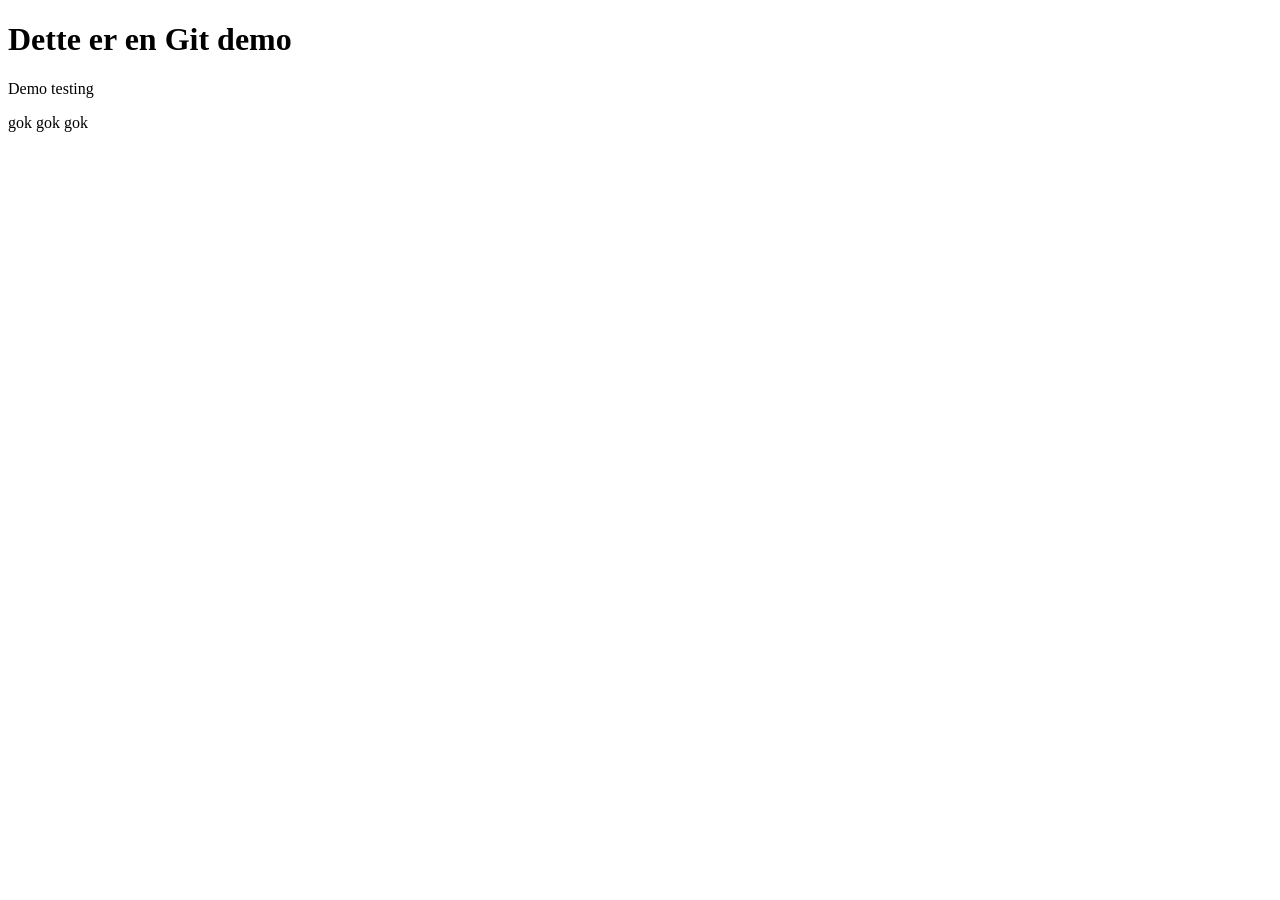
<file: index.html>
<!DOCTYPE html>
<html lang="en">
<head>
    <meta charset="UTF-8">
    <title>Flotteste Hjemmeside</title>
</head>
<body>

<h1>Dette er en Git demo</h1>
<p>Demo testing</p>
<p> gok gok gok </p>


</body>
</html>
</file>
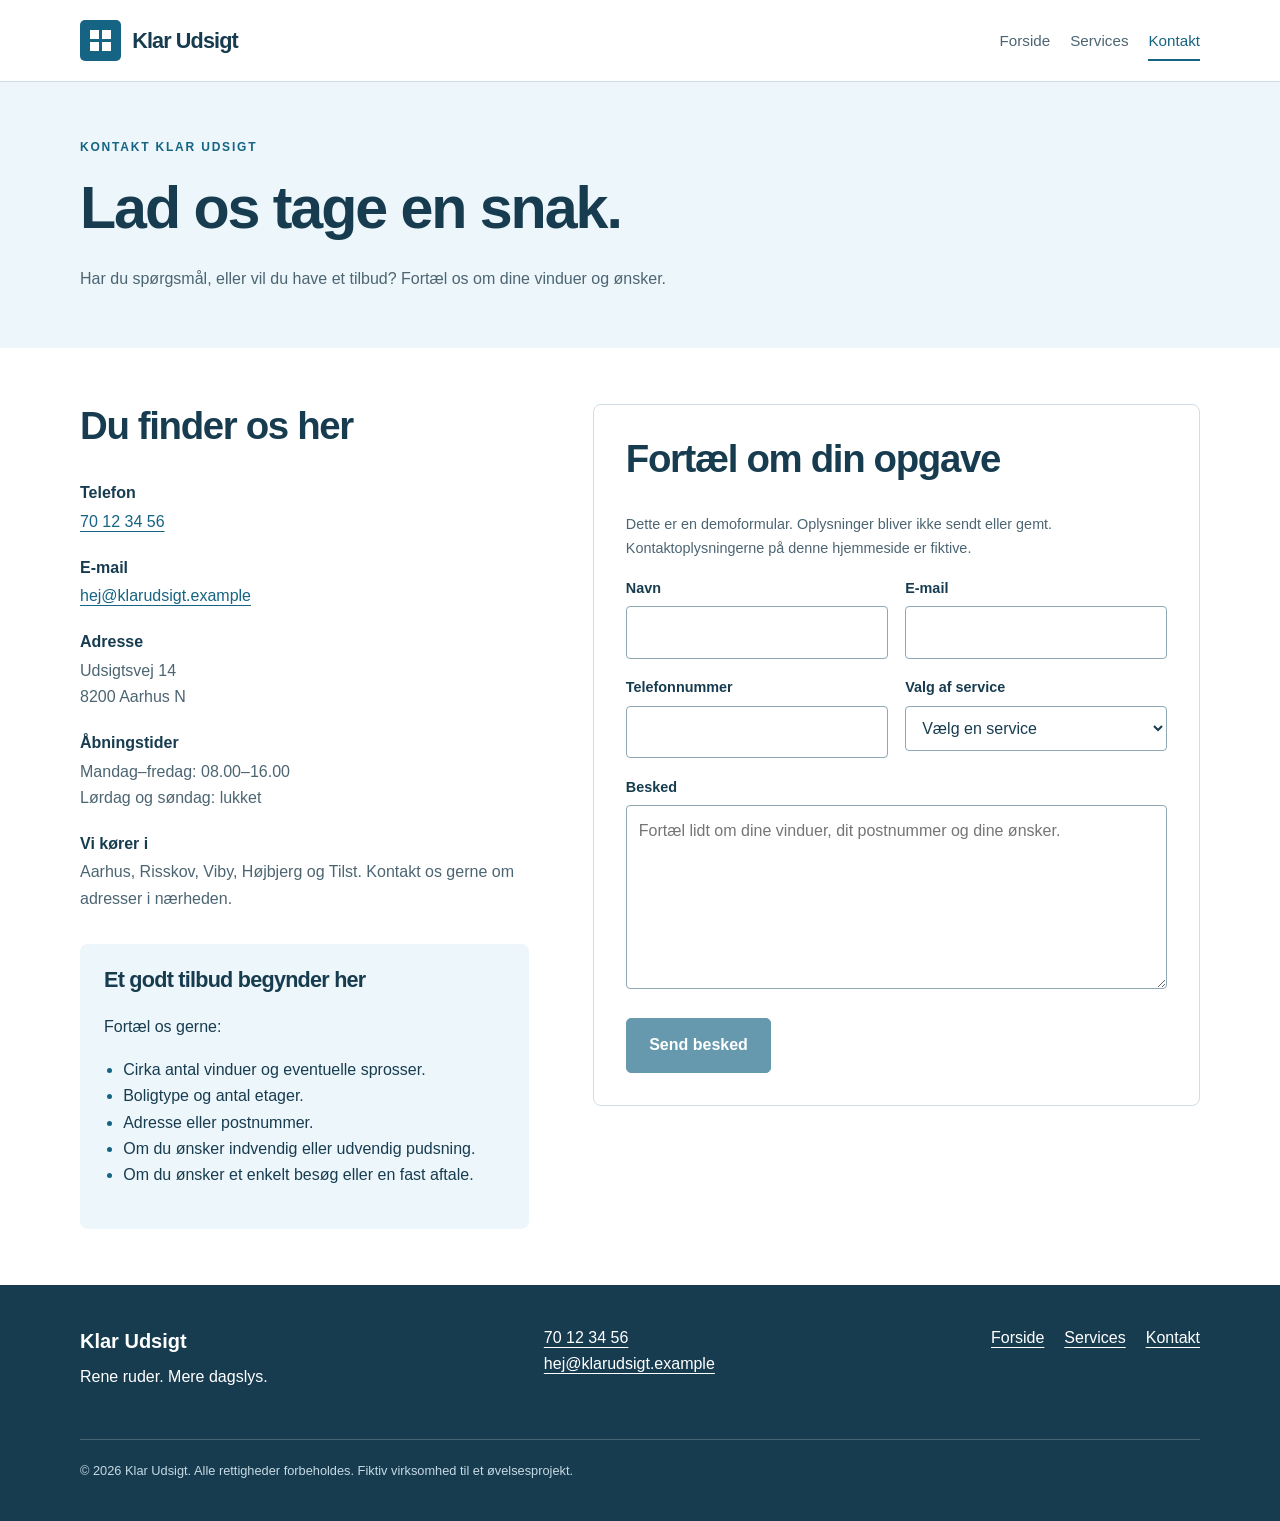
<file: window-cleaning/contact.html>
﻿<!DOCTYPE html>
<html lang="da">
<head>
    <meta charset="UTF-8">
    <meta name="viewport" content="width=device-width, initial-scale=1.0">
    <meta name="description" content="Se kontaktoplysninger og arbejdsområde for Klar Udsigt, og læs hvilke oplysninger du skal bruge til et tilbud på vinduespudsning.">
    <title>Kontakt og tilbud | Klar Udsigt</title>
    <link rel="stylesheet" href="css/styles.css">
</head>
<body>
    <a class="skip-link" href="#main-content">Spring til indhold</a>
    <!-- Fælles header og navigation -->
    <header class="site-header">
        <div class="container header-content">
            <a class="brand" href="index.html" aria-label="Klar Udsigt – forsiden">
                <span class="brand-mark" aria-hidden="true"><span></span><span></span><span></span><span></span></span>
                Klar Udsigt
            </a>
            <nav class="main-navigation" aria-label="Hovednavigation">
                <ul>
                    <li><a href="index.html" >Forside</a></li>
                    <li><a href="services.html" >Services</a></li>
                    <li><a href="contact.html" aria-current="page">Kontakt</a></li>
                </ul>
            </nav>
        </div>
    </header>
    <main id="main-content">
        <!-- Introduktion til kontakt -->
        <section class="page-intro"><div class="container"><p class="eyebrow">Kontakt Klar Udsigt</p><h1>Lad os tage en snak.</h1><p>Har du spørgsmål, eller vil du have et tilbud? Fortæl os om dine vinduer og ønsker.</p></div></section>
        <!-- Kontaktoplysninger og kontaktformular -->
        <section class="section">
            <div class="container contact-layout">
                <div class="contact-details">
                    <h2>Du finder os her</h2>
                    <dl>
                        <dt>Telefon</dt><dd><a href="tel:+4570123456">70 12 34 56</a></dd>
                        <dt>E-mail</dt><dd><a href="mailto:hej@klarudsigt.example">hej@klarudsigt.example</a></dd>
                        <dt>Adresse</dt><dd>Udsigtsvej 14<br>8200 Aarhus N</dd>
                        <dt>Åbningstider</dt><dd>Mandag–fredag: 08.00–16.00<br>Lørdag og søndag: lukket</dd>
                        <dt>Vi kører i</dt><dd>Aarhus, Risskov, Viby, Højbjerg og Tilst. Kontakt os gerne om adresser i nærheden.</dd>
                    </dl>
                    <!-- Oplysninger, som hjælper med et tilbud -->
                    <aside class="quote-tips"><h3>Et godt tilbud begynder her</h3><p>Fortæl os gerne:</p><ul><li>Cirka antal vinduer og eventuelle sprosser.</li><li>Boligtype og antal etager.</li><li>Adresse eller postnummer.</li><li>Om du ønsker indvendig eller udvendig pudsning.</li><li>Om du ønsker et enkelt besøg eller en fast aftale.</li></ul></aside>
                </div>
                <form class="contact-form" aria-describedby="form-note">
                    <h2>Fortæl om din opgave</h2>
                    <p class="small-text" id="form-note">Dette er en demoformular. Oplysninger bliver ikke sendt eller gemt. Kontaktoplysningerne på denne hjemmeside er fiktive.</p>
                    <div class="form-fields">
                        <div class="form-field"><label for="name">Navn</label><input type="text" id="name" name="name" autocomplete="name"></div>
                        <div class="form-field"><label for="email">E-mail</label><input type="email" id="email" name="email" autocomplete="email"></div>
                        <div class="form-field"><label for="phone">Telefonnummer</label><input type="tel" id="phone" name="phone" autocomplete="tel"></div>
                        <div class="form-field"><label for="service">Valg af service</label><select id="service" name="service"><option value="">Vælg en service</option value="private">Privat vinduespudsning</option><option value="business">Erhvervsvinduespudsning</option><option value="subscription">Fast abonnementsordning</option><option value="other">Jeg har et spørgsmål</option></select></div>
                        <div class="form-field form-field-full"><label for="message">Besked</label><textarea id="message" name="message" rows="6" placeholder="Fortæl lidt om dine vinduer, dit postnummer og dine ønsker."></textarea></div>
                    </div>
                    <button class="button" type="button" disabled aria-describedby="form-note">Send besked</button>
                </form>
            </div>
        </section>
    </main>
    <!-- Fælles footer -->
    <footer class="site-footer">
        <div class="container">
            <div class="footer-content">
                <div><p class="footer-brand">Klar Udsigt</p><p>Rene ruder. Mere dagslys.</p></div>
                <div class="footer-contact">
                    <a href="tel:+4570123456">70 12 34 56</a>
                    <a href="mailto:hej@klarudsigt.example">hej@klarudsigt.example</a>
                </div>
                <nav aria-label="Footernavigation">
                    <ul class="footer-navigation">
                        <li><a href="index.html">Forside</a></li>
                        <li><a href="services.html">Services</a></li>
                        <li><a href="contact.html">Kontakt</a></li>
                    </ul>
                </nav>
            </div>
            <div class="copyright">© 2026 Klar Udsigt. Alle rettigheder forbeholdes. Fiktiv virksomhed til et øvelsesprojekt.</div>
        </div>
    </footer>
</body>
</html>
</file>
<file: window-cleaning/css/styles.css>
:root {
    --color-ink: #173c50;
    --color-muted: #4c6572;
    --color-primary: #156483;
    --color-primary-hover: #0c465e;
    --color-light: #edf6fa;
    --color-surface: #f6f8f9;
    --color-white: #fff;
    --color-border: #cfdee5;
    --space-small: 1rem;
    --space-medium: 1.5rem;
    --space-large: 3.5rem;
    --radius: 8px;
    --content-width: 1120px;
}

* { box-sizing: border-box; }
body { margin: 0; font-family: Arial, Helvetica, sans-serif; color: var(--color-ink); background: var(--color-white); line-height: 1.65; }
img { display: block; width: 100%; height: auto; border-radius: var(--radius); }
a { color: var(--color-primary); text-underline-offset: 4px; }
a:hover { color: var(--color-primary-hover); }
h1, h2, h3, p { margin-top: 0; }
h1, h2, h3 { line-height: 1.15; letter-spacing: -.035em; }
h1 { font-size: clamp(2.5rem, 6vw, 4.8rem); margin-bottom: var(--space-medium); }
h2 { font-size: clamp(1.8rem, 3vw, 2.6rem); }
h3 { font-size: 1.35rem; }
p { margin-bottom: var(--space-small); }
:focus-visible { outline: 3px solid #b25b00; outline-offset: 4px; }
.container { width: min(var(--content-width), calc(100% - 2.5rem)); margin-inline: auto; }
.skip-link { position: absolute; top: -100px; left: 1rem; padding: .7rem; background: var(--color-white); z-index: 10; }
.skip-link:focus { top: 1rem; }
.site-header { border-bottom: 1px solid var(--color-border); }
.header-content { display: flex; flex-wrap: wrap; align-items: center; justify-content: space-between; gap: 1rem; padding-block: 1.25rem; }
.brand { display: flex; align-items: center; gap: .7rem; color: var(--color-ink); text-decoration: none; font-size: 1.35rem; font-weight: 700; letter-spacing: -.04em; }
.brand-mark { display: grid; grid-template-columns: repeat(2, 9px); gap: 3px; padding: 10px; background: var(--color-primary); border-radius: 5px; }
.brand-mark span { width: 9px; height: 9px; background: var(--color-white); }
.main-navigation ul, .footer-navigation { display: flex; flex-wrap: wrap; gap: 1.25rem; list-style: none; margin: 0; padding: 0; }
.main-navigation a { display: inline-block; text-decoration: none; color: var(--color-muted); padding-block: .4rem; font-size: .95rem; }
.main-navigation a:hover, .main-navigation a[aria-current="page"] { color: var(--color-primary); box-shadow: 0 2px var(--color-primary); }
.hero, .page-intro { background: var(--color-light); padding-block: var(--space-large); }
.hero-layout, .about-layout, .contact-layout, .service-detail { display: grid; gap: 2rem; align-items: center; }
.eyebrow { font-size: .75rem; font-weight: 700; letter-spacing: .15em; text-transform: uppercase; color: var(--color-primary); margin-bottom: 1rem; }
.hero-description { font-size: 1.1rem; max-width: 36rem; color: var(--color-muted); }
.hero-image { aspect-ratio: 5 / 4; object-fit: cover; }
.hero-actions { display: flex; flex-wrap: wrap; align-items: center; gap: 1.25rem; margin-block: 1.75rem; }
.button { display: inline-block; padding: .85rem 1.4rem; background: var(--color-primary); border: 1px solid var(--color-primary); border-radius: 5px; color: var(--color-white); font: inherit; font-weight: 700; text-decoration: none; cursor: pointer; }
.button:hover { background: var(--color-primary-hover); color: var(--color-white); }
.button-secondary { background: var(--color-white); color: var(--color-primary); }
.small-text { color: var(--color-muted); font-size: .9rem; }
.section { padding-block: var(--space-large); }
.section-heading { max-width: 42rem; margin-bottom: 2rem; }
.section-heading p, .service-card p, .benefits p { color: var(--color-muted); }
.benefits, .service-grid { display: grid; gap: var(--space-medium); }
.benefits-section { background: var(--color-surface); }
.benefit-number { display: block; color: var(--color-primary); font-size: .9rem; font-weight: bold; margin-bottom: .75rem; }
.benefits article { padding: 1rem 0; }
.service-card { border: 1px solid var(--color-border); border-radius: var(--radius); overflow: hidden; }
.service-card img { border-radius: 0; aspect-ratio: 8 / 5; object-fit: cover; }
.service-card-content { padding: var(--space-medium); }
.section-link { margin-top: 2rem; }
.page-intro p:last-child { max-width: 40rem; color: var(--color-muted); margin-bottom: 0; }
.page-intro h1 { font-size: clamp(2.5rem, 5vw, 3.7rem); }
.service-detail { padding-block: 2.5rem; border-bottom: 1px solid var(--color-border); }
.service-detail:first-child { padding-top: 0; }
.service-detail:last-child { border-bottom: 0; padding-bottom: 0; }
.service-detail img { aspect-ratio: 8 / 5; object-fit: cover; }
.service-detail ul, .quote-tips ul { padding-left: 1.2rem; }
li::marker { color: var(--color-primary); }
.cta-section { background: var(--color-light); }
.cta-content { display: flex; flex-wrap: wrap; justify-content: space-between; align-items: center; gap: var(--space-medium); }
.cta-content h2 { margin-bottom: .6rem; }
.cta-content p { margin-bottom: 0; max-width: 40rem; }
.contact-layout { align-items: start; }
.contact-details dl { margin: 0 0 2rem; }
.contact-details dt { margin-top: 1.2rem; font-weight: 700; }
.contact-details dd { margin: .15rem 0 0; color: var(--color-muted); }
.quote-tips { padding: var(--space-medium); background: var(--color-light); border-radius: var(--radius); }
.contact-form { padding: var(--space-medium); border: 1px solid var(--color-border); border-radius: var(--radius); }
.form-fields { display: grid; gap: 1.1rem; }
.form-field label { display: block; font-size: .9rem; font-weight: 700; margin-bottom: .35rem; }
input, select, textarea { width: 100%; border: 1px solid #8ea8b5; border-radius: 4px; padding: .75rem; background: var(--color-white); color: var(--color-ink); font: inherit; }
textarea { resize: vertical; min-height: 140px; }
.contact-form .button { margin-top: 1.25rem; }
.button:disabled { cursor: not-allowed; opacity: .65; }
.site-footer { padding-block: 2.5rem; background: var(--color-ink); color: var(--color-white); }
.footer-content { display: flex; flex-wrap: wrap; justify-content: space-between; gap: 2rem; }
.site-footer a { color: var(--color-white); }
.site-footer a:hover { color: #b8e2f4; }
.footer-brand { font-size: 1.25rem; font-weight: 700; margin-bottom: .4rem; }
.footer-contact a { display: block; }
.copyright { border-top: 1px solid #466575; margin-top: 2rem; padding-top: 1.25rem; font-size: .8rem; color: #c6d9e2; }
@media (min-width: 600px) {
    .benefits { grid-template-columns: repeat(3, 1fr); gap: 2rem; }
    .contact-form { padding: 2rem; }
    .form-fields { grid-template-columns: repeat(2, 1fr); }
    .form-field-full { grid-column: 1 / -1; }
}
@media (min-width: 800px) {
    .hero { padding-block: 4.5rem; }
    .hero-layout { grid-template-columns: 1.1fr 1fr; gap: 3rem; }
    .about-layout { grid-template-columns: 1fr 1fr; gap: 4rem; }
    .service-grid { grid-template-columns: repeat(3, 1fr); }
    .service-detail { grid-template-columns: 1fr 1fr; gap: 3rem; }
    .contact-layout { grid-template-columns: .85fr 1.15fr; gap: 4rem; }
}
</file>
